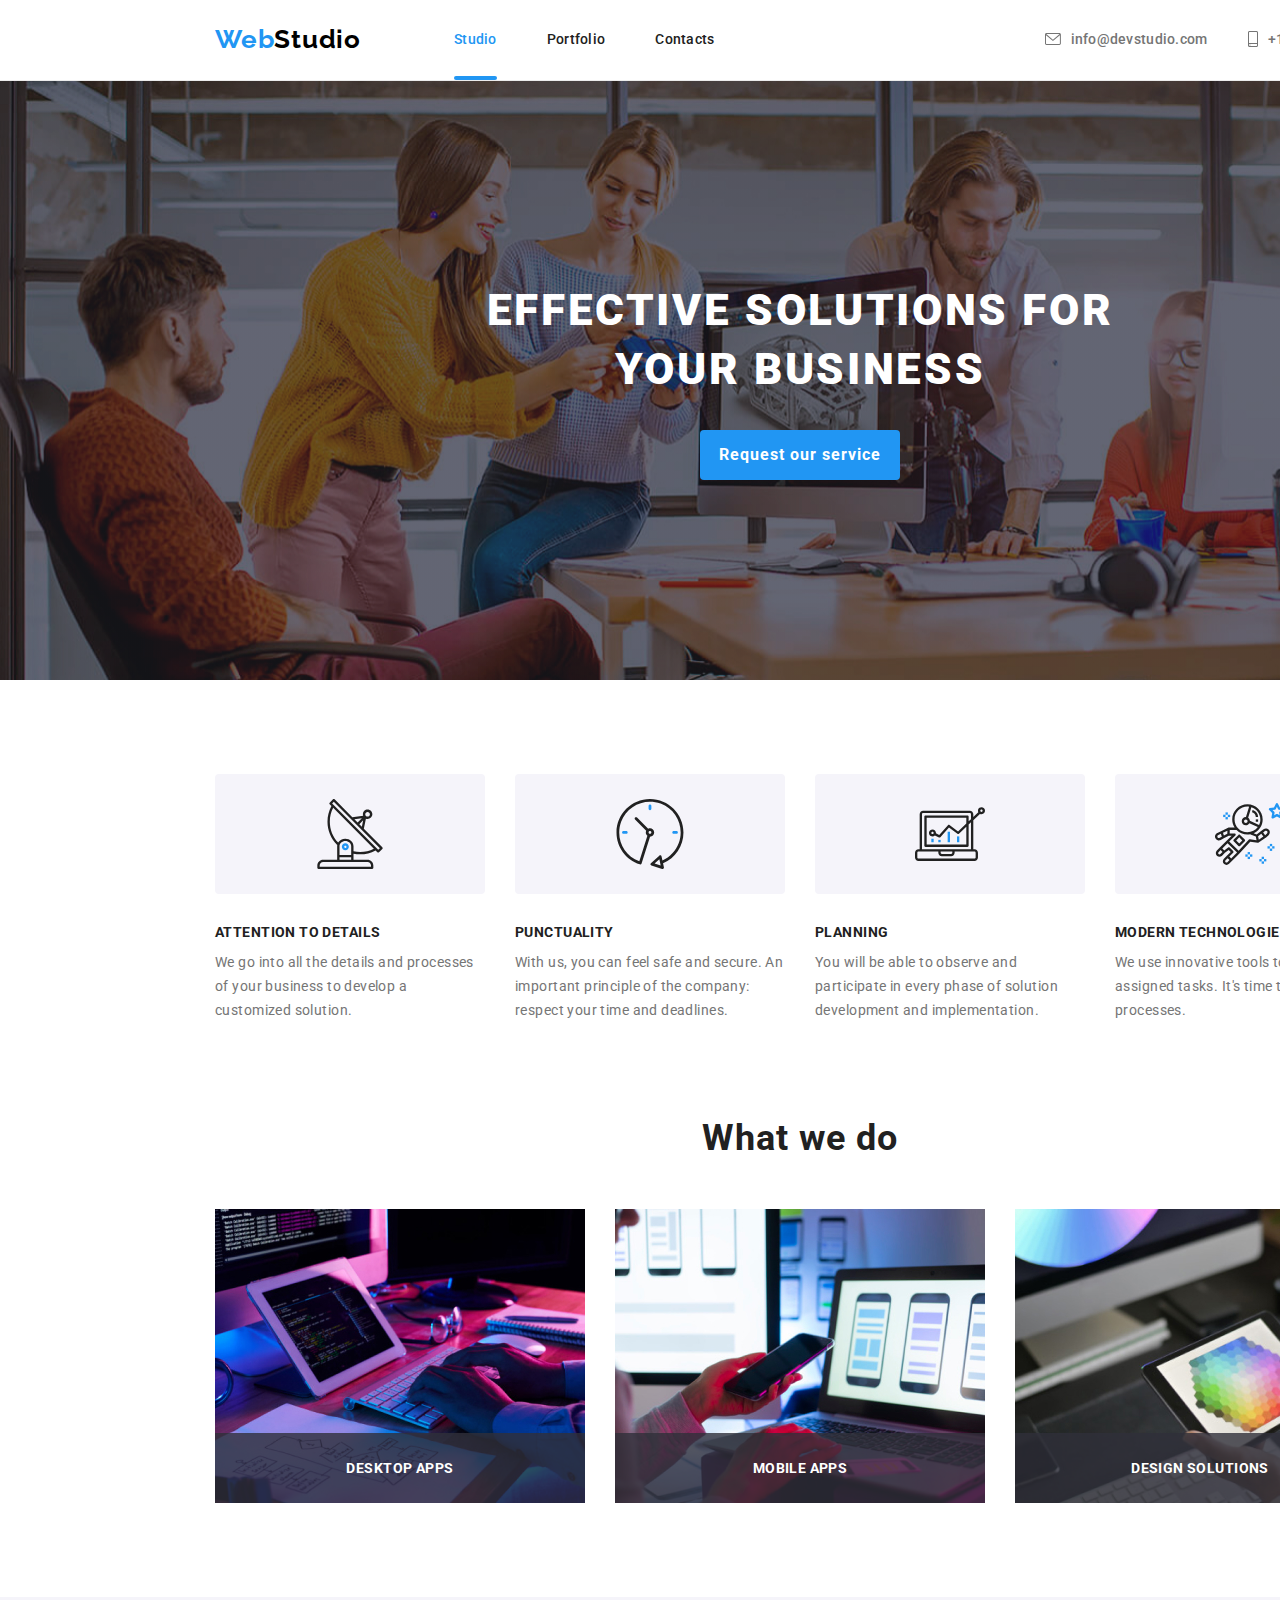
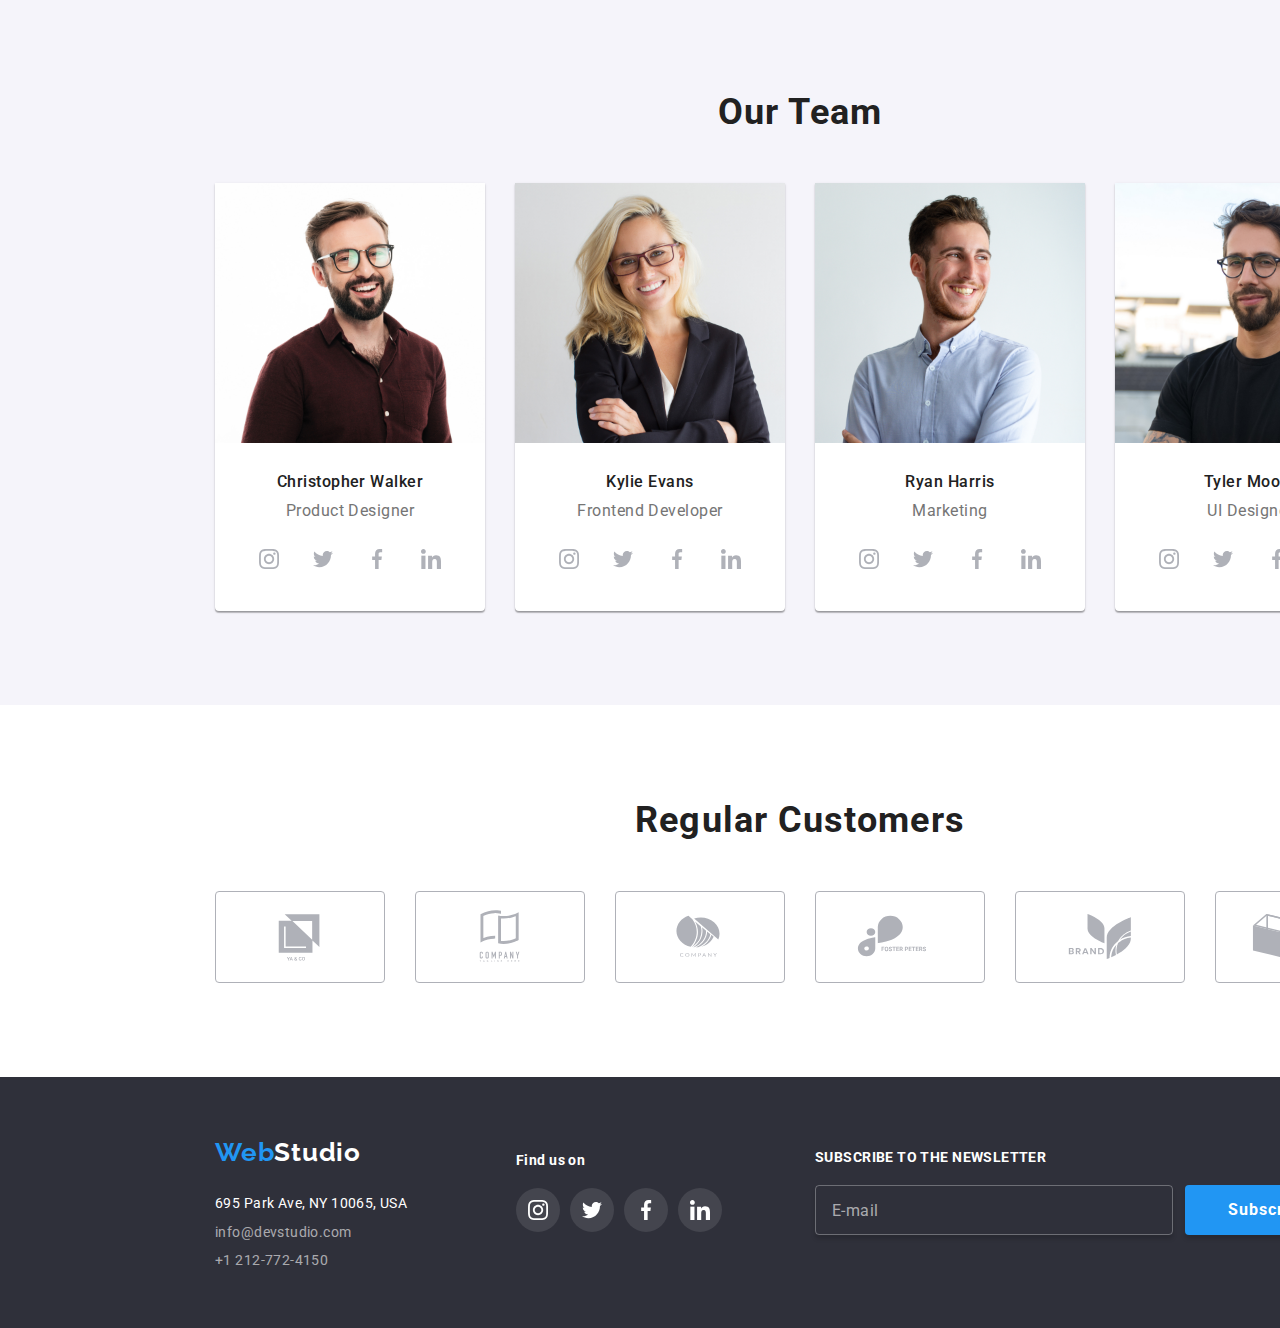
<file: index.html>
<!DOCTYPE html>
<html lang="en">
  <head>
    <meta charset="UTF-8" />
    <meta http-equiv="X-UA-Compatible" content="IE=edge" />
    <meta name="viewport" content="width=device-width, initial-scale=1.0" />
    <title>Web Studio Homework Project</title>
    <link rel="preconnect" href="https://fonts.googleapis.com" />
    <link rel="preconnect" href="https://fonts.gstatic.com" crossorigin />
    <link
      href="https://fonts.googleapis.com/css2?family=Raleway:wght@700&family=Roboto:wght@400;500;700;900&display=swap"
      rel="stylesheet"
    />
    <link rel="stylesheet" href="css/modern-normalize.css" />
    <link rel="stylesheet" href="css/reset.css" />
    <link rel="stylesheet" href="css/styles.css" />
  </head>

  <body>
    <!-- HEADER -->
    <header>
      <div class="container global-header-container">
        <a class="company-logo-header" href="index.html">
          <span>Web</span>Studio
        </a>

        <nav class="website-navigation">
          <ul>
            <li>
              <a class="active navigation-link current-file" href="index.html"
                >Studio
              </a>
            </li>
            <li>
              <a class="active navigation-link" href="portfolio.html"
                >Portfolio
              </a>
            </li>
            <li>
              <a class="active navigation-link" href="contacts.html"
                >Contacts
              </a>
            </li>
          </ul>
        </nav>

        <div class="contacts-list-header">
          <a
            class="active contact-link-header"
            href="mailto:info@devstudio.com"
          >
            <svg class="mail-icon">
              <use href="images/icons/icons.svg#icon-envelope"></use>
            </svg>
            <span class="contact-link-text">info@devstudio.com</span>
          </a>
          <a class="active contact-link-header" href="tel:+1212-772-4150">
            <svg class="phone-icon">
              <use href="images/icons/icons.svg#icon-smartphone"></use>
            </svg>
            <span class="contact-link-text">+1 212-772-4150</span>
          </a>
        </div>
      </div>
    </header>

    <!-- MAIN -->
    <main>
      <!-- Hero-section -->
      <section>
        <div class="container hero-section">
          <h1 class="hero-header">EFFECTIVE SOLUTIONS FOR YOUR BUSINESS</h1>
          <button class="cta-button" type="button" data-modal-open>
            Request our service
          </button>
        </div>
      </section>

      <!-- Company advantages-section -->
      <section class="section">
        <div class="container company-advantages-container">
          <div class="company-advantage-card">
            <div class="advantage-card-icon">
              <svg>
                <use href="images/icons/icons.svg#icon-antenna"></use>
              </svg>
            </div>
            <div class="advantage-card-description">
              <h4>ATTENTION TO DETAILS</h4>
              <p>
                We go into all the details and processes of your business to
                develop a customized solution.
              </p>
            </div>
          </div>

          <div class="company-advantage-card">
            <div class="advantage-card-icon">
              <svg>
                <use href="images/icons/icons.svg#icon-clock"></use>
              </svg>
            </div>
            <div class="advantage-card-description">
              <h4>PUNCTUALITY</h4>
              <p>
                With us, you can feel safe and secure. An important principle of
                the company: respect your time and deadlines.
              </p>
            </div>
          </div>

          <div class="company-advantage-card">
            <div class="advantage-card-icon">
              <svg>
                <use href="images/icons/icons.svg#icon-diagram"></use>
              </svg>
            </div>
            <div class="advantage-card-description">
              <h4>PLANNING</h4>
              <p>
                You will be able to observe and participate in every phase of
                solution development and implementation.
              </p>
            </div>
          </div>

          <div class="company-advantage-card">
            <div class="advantage-card-icon">
              <svg>
                <use href="images/icons/icons.svg#icon-astronaut"></use>
              </svg>
            </div>
            <div class="advantage-card-description">
              <h4>MODERN TECHNOLOGIES</h4>
              <p>
                We use innovative tools to solve assigned tasks. It's time to
                simplify work processes.
              </p>
            </div>
          </div>
        </div>
      </section>

      <!-- Company servicies-section -->
      <section class="section company-servicies-section">
        <div class="container company-servicies-container">
          <h2 class="section-heading">What we do</h2>
          <ul>
            <li>
              <img
                src="images/company-services/typing_code.jpg"
                alt="typing code on keyboard"
                width="370"
              />
              <div class="overlay-text">
                <h4>desktop apps</h4>
              </div>
            </li>
            <li>
              <img
                src="images/company-services/mobile_development.jpg"
                alt="mobile development"
                width="370"
              />
              <div class="overlay-text">
                <h4>mobile apps</h4>
              </div>
            </li>
            <li>
              <img
                src="images/company-services/color_palette.jpg"
                alt="choosing a color from a palette"
                width="370"
              />
              <div class="overlay-text">
                <h4>design solutions</h4>
              </div>
            </li>
          </ul>
        </div>
      </section>

      <!-- Company team-section -->
      <section>
        <div class="container company-team-container">
          <h2 class="section-heading">Our Team</h2>
          <ul>
            <li>
              <div class="company-employee-card">
                <img
                  src="images/company-employees/christopher_walker.jpg"
                  alt="Christopher Walker"
                  width="270"
                />
                <h4 class="employee-name">Christopher Walker</h4>
                <p class="employee-position">Product Designer</p>
                <div class="employee-social-links-container">
                  <a
                    class="employee-social-link-icon"
                    href="https://www.instagram.com/"
                    target="_blank"
                  >
                    <svg>
                      <use href="images/icons/icons.svg#icon-instagram"></use>
                    </svg>
                  </a>
                  <a
                    class="employee-social-link-icon"
                    href="https://twitter.com/"
                    target="_blank"
                  >
                    <svg>
                      <use href="images/icons/icons.svg#icon-twitter"></use>
                    </svg>
                  </a>
                  <a
                    class="employee-social-link-icon"
                    href="https://www.facebook.com/"
                    target="_blank"
                  >
                    <svg>
                      <use href="images/icons/icons.svg#icon-facebook"></use>
                    </svg>
                  </a>
                  <a
                    class="employee-social-link-icon"
                    href="https://www.linkedin.com/"
                    target="_blank"
                  >
                    <svg>
                      <use href="images/icons/icons.svg#icon-linkedin"></use>
                    </svg>
                  </a>
                </div>
              </div>
            </li>

            <li>
              <div class="company-employee-card">
                <img
                  src="images/company-employees/kylie_evans.jpg"
                  alt="Kylie Evans"
                  width="270"
                />
                <h4 class="employee-name">Kylie Evans</h4>
                <p class="employee-position">Frontend Developer</p>
                <div class="employee-social-links-container">
                  <a
                    class="employee-social-link-icon"
                    href="https://www.instagram.com/"
                    target="_blank"
                  >
                    <svg>
                      <use href="images/icons/icons.svg#icon-instagram"></use>
                    </svg>
                  </a>
                  <a
                    class="employee-social-link-icon"
                    href="https://twitter.com/"
                    target="_blank"
                  >
                    <svg>
                      <use href="images/icons/icons.svg#icon-twitter"></use>
                    </svg>
                  </a>
                  <a
                    class="employee-social-link-icon"
                    href="https://www.facebook.com/"
                    target="_blank"
                  >
                    <svg>
                      <use href="images/icons/icons.svg#icon-facebook"></use>
                    </svg>
                  </a>
                  <a
                    class="employee-social-link-icon"
                    href="https://www.linkedin.com/"
                    target="_blank"
                  >
                    <svg>
                      <use href="images/icons/icons.svg#icon-linkedin"></use>
                    </svg>
                  </a>
                </div>
              </div>
            </li>

            <li>
              <div class="company-employee-card">
                <img
                  src="images/company-employees/ryan_harris.jpg"
                  alt="Ryan Harris"
                  width="270"
                />
                <h4 class="employee-name">Ryan Harris</h4>
                <p class="employee-position">Marketing</p>
                <div class="employee-social-links-container">
                  <a
                    class="employee-social-link-icon"
                    href="https://www.instagram.com/"
                    target="_blank"
                  >
                    <svg>
                      <use href="images/icons/icons.svg#icon-instagram"></use>
                    </svg>
                  </a>
                  <a
                    class="employee-social-link-icon"
                    href="https://twitter.com/"
                    target="_blank"
                  >
                    <svg>
                      <use href="images/icons/icons.svg#icon-twitter"></use>
                    </svg>
                  </a>
                  <a
                    class="employee-social-link-icon"
                    href="https://www.facebook.com/"
                    target="_blank"
                  >
                    <svg>
                      <use href="images/icons/icons.svg#icon-facebook"></use>
                    </svg>
                  </a>
                  <a
                    class="employee-social-link-icon"
                    href="https://www.linkedin.com/"
                    target="_blank"
                  >
                    <svg>
                      <use href="images/icons/icons.svg#icon-linkedin"></use>
                    </svg>
                  </a>
                </div>
              </div>
            </li>

            <li>
              <div class="company-employee-card">
                <img
                  src="images/company-employees/tyler_moore.jpg"
                  alt="Tyler Moore"
                  width="270"
                />
                <h4 class="employee-name">Tyler Moore</h4>
                <p class="employee-position">UI Designer</p>
                <div class="employee-social-links-container">
                  <a
                    class="employee-social-link-icon"
                    href="https://www.instagram.com/"
                    target="_blank"
                  >
                    <svg>
                      <use href="images/icons/icons.svg#icon-instagram"></use>
                    </svg>
                  </a>
                  <a
                    class="employee-social-link-icon"
                    href="https://twitter.com/"
                    target="_blank"
                  >
                    <svg>
                      <use href="images/icons/icons.svg#icon-twitter"></use>
                    </svg>
                  </a>
                  <a
                    class="employee-social-link-icon"
                    href="https://www.facebook.com/"
                    target="_blank"
                  >
                    <svg>
                      <use href="images/icons/icons.svg#icon-facebook"></use>
                    </svg>
                  </a>
                  <a
                    class="employee-social-link-icon"
                    href="https://www.linkedin.com/"
                    target="_blank"
                  >
                    <svg>
                      <use href="images/icons/icons.svg#icon-linkedin"></use>
                    </svg>
                  </a>
                </div>
              </div>
            </li>
          </ul>
        </div>
      </section>

      <!-- Company customers-section -->
      <section class="section">
        <div class="container">
          <h2 class="section-heading">Regular Customers</h2>
          <div class="customers-list">
            <a
              class="customer-card"
              href="https://goit.global/ro/"
              target="_blank"
            >
              <svg>
                <use href="images/icons/icons.svg#icon-logo_company_1"></use>
              </svg>
            </a>
            <a
              class="customer-card"
              href="https://goit.global/ro/"
              target="_blank"
            >
              <svg>
                <use href="images/icons/icons.svg#icon-logo_company_2"></use>
              </svg>
            </a>
            <a
              class="customer-card"
              href="https://goit.global/ro/"
              target="_blank"
            >
              <svg>
                <use href="images/icons/icons.svg#icon-logo_company_3"></use>
              </svg>
            </a>
            <a
              class="customer-card"
              href="https://goit.global/ro/"
              target="_blank"
            >
              <svg>
                <use href="images/icons/icons.svg#icon-logo_company_4"></use>
              </svg>
            </a>
            <a
              class="customer-card"
              href="https://goit.global/ro/"
              target="_blank"
            >
              <svg>
                <use href="images/icons/icons.svg#icon-logo_company_5"></use>
              </svg>
            </a>
            <a
              class="customer-card"
              href="https://goit.global/ro/"
              target="_blank"
            >
              <svg>
                <use href="images/icons/icons.svg#icon-logo_company_6"></use>
              </svg>
            </a>
          </div>
        </div>
      </section>
    </main>

    <!-- FOOTER -->
    <footer>
      <div class="container global-footer">
        <div class="footer-logo-and-address-container">
          <a class="footer-company-logo" href="index.html">
            <span>Web</span>Studio
          </a>
          <address class="company-address">
            <ul>
              <li>
                <a
                  class="active location-link-footer"
                  href="https://goo.gl/maps/exF3Ppo8LG7MDVbv6"
                  rel="noopener noreferrer nofollow"
                  target="_blank"
                  >695 Park Ave, NY 10065, USA
                </a>
              </li>
              <li>
                <a
                  class="active contact-link-footer"
                  href="mailto:info@devstudio.com"
                  >info@devstudio.com
                </a>
              </li>
              <li>
                <a class="active contact-link-footer" href="tel:+1212-772-4150"
                  >+1 212-772-4150
                </a>
              </li>
            </ul>
          </address>
        </div>

        <div class="footer-social-links-container">
          <h4>Find us on</h4>
          <div class="footer-social-links-icons">
            <a
              class="link-icon"
              href="https://www.instagram.com/"
              target="_blank"
            >
              <svg>
                <use href="images/icons/icons.svg#icon-instagram"></use>
              </svg>
            </a>
            <a class="link-icon" href="https://twitter.com/" target="_blank">
              <svg>
                <use href="images/icons/icons.svg#icon-twitter"></use>
              </svg>
            </a>
            <a
              class="link-icon"
              href="https://www.facebook.com/"
              target="_blank"
            >
              <svg>
                <use href="images/icons/icons.svg#icon-facebook"></use>
              </svg>
            </a>
            <a
              class="link-icon"
              href="https://www.linkedin.com/"
              target="_blank"
            >
              <svg>
                <use href="images/icons/icons.svg#icon-linkedin"></use>
              </svg>
            </a>
          </div>
        </div>

        <form class="footer-subscribe-form">
          <h4 class="subscribe-form-caption">Subscribe to the newsletter</h4>
          <div class="subscribe-form-fieldset">
            <label>
              <input
                class="subscribe-form-input"
                type="email"
                name="email"
                placeholder="E-mail"
                required
              />
            </label>
            <button class="submit-button" type="submit">
              Subscribe
              <svg class="submit-icon">
                <use href="images/icons/icons.svg#icon-send_input_footer"></use>
              </svg>
            </button>
          </div>
        </form>
      </div>
    </footer>

    <!-- MODAL -->
    <div class="modal is-hidden" data-modal>
      <div class="modal-content">
        <button class="close-button" type="button" data-modal-close>
          <svg>
            <use href="images/icons/icons.svg#icon-close_button"></use>
          </svg>
        </button>

        <form class="form">
          <h2 class="form-heading">
            Leave your information and we'll call you back
          </h2>
          <div class="form-group">
            <label class="label-text" for="name">Name</label>
            <div class="input-box-text-and-icon">
              <input
                class="input-text"
                type="text"
                name="name"
                id="name"
                required
              />
              <svg class="input-icon">
                <use href="./images/icons/icons.svg#icon-name_input"></use>
              </svg>
            </div>
          </div>

          <div class="form-group">
            <label class="label-text" for="telephone">Telephone</label>
            <div class="input-box-text-and-icon">
              <input
                class="input-text"
                type="tel"
                name="phone-number"
                id="telephone"
                required
              />
              <svg class="input-icon">
                <use href="./images/icons/icons.svg#icon-phone_input"></use>
              </svg>
            </div>
          </div>

          <div class="form-group">
            <label class="label-text" for="email">E-mail</label>
            <div class="input-box-text-and-icon">
              <input
                class="input-text"
                type="email"
                name="email"
                id="email"
                required
              />
              <svg class="input-icon">
                <use href="./images/icons/icons.svg#icon-email_input"></use>
              </svg>
            </div>
          </div>

          <div class="form-group">
            <label class="label-text" for="comments">Comments</label>
            <textarea
              class="textarea-text"
              rows="6"
              name="comments"
              id="comments"
              placeholder="Enter the text"
            ></textarea>
          </div>

          <div class="form-group-checkbox">
            <label class="checkbox-label">
              <input
                class="checkbox-input"
                type="checkbox"
                name="terms and conditions"
                required
              />
              <svg class="checkbox-icon">
                <use href="images/icons/icons.svg#icon-checkbox"></use>
              </svg>
              <svg class="checkbox-checked-icon">
                <use href="images/icons/icons.svg#icon-checkbox-checked"></use>
              </svg>
              <p class="checkbox-label-text">
                I agree with the letter and accept the
                <span>
                  <a href="https://goit.global/ro/" target="_blank"
                    >Terms and Conditions
                  </a>
                </span>
              </p>
            </label>
          </div>

          <button class="send-button" type="submit">Send</button>
        </form>
      </div>
    </div>

    <script src="./js/modal.js"></script>
  </body>
</html>
</file>
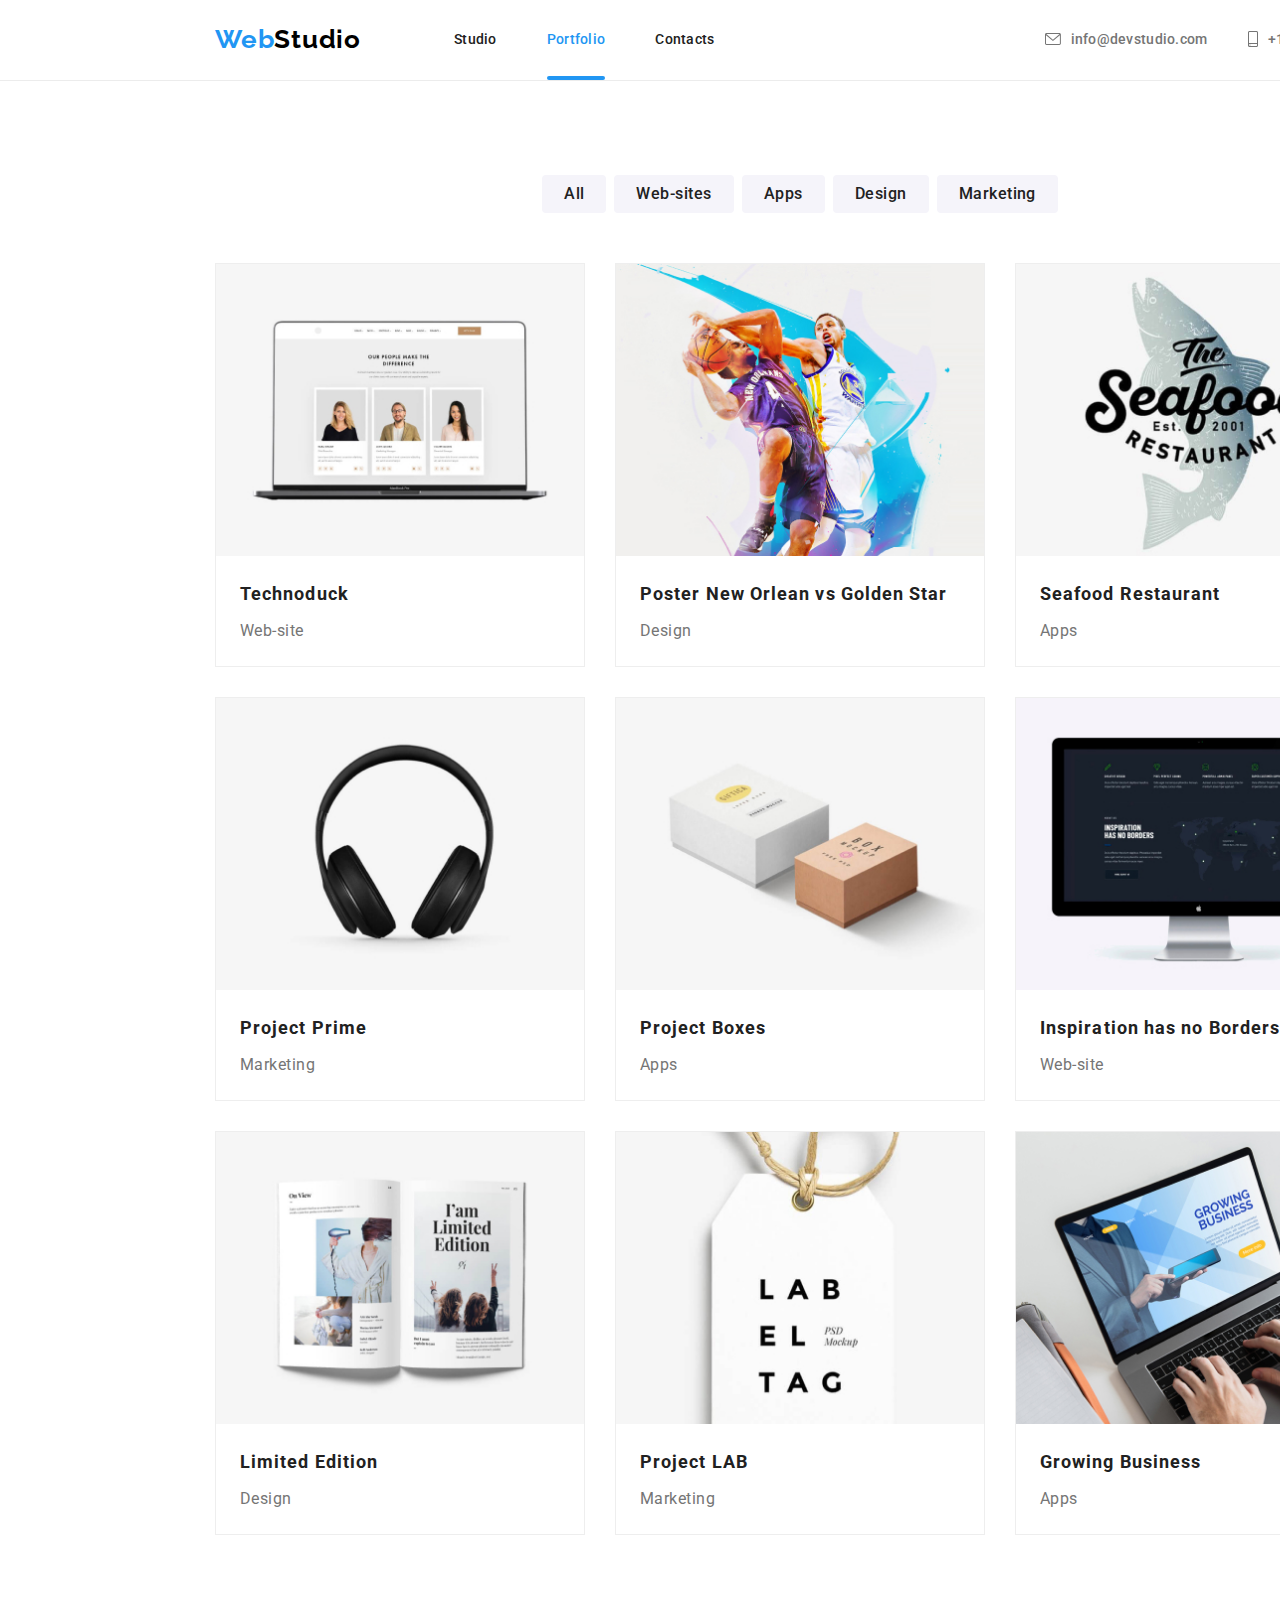
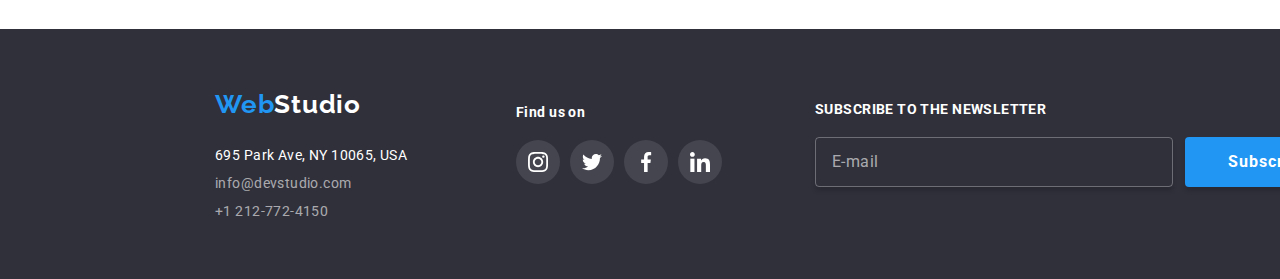
<file: portfolio.html>
<!DOCTYPE html>
<html lang="en">
  <head>
    <meta charset="UTF-8" />
    <meta http-equiv="X-UA-Compatible" content="IE=edge" />
    <meta name="viewport" content="width=device-width, initial-scale=1.0" />
    <title>Portfolio</title>

    <link rel="preconnect" href="https://fonts.googleapis.com" />
    <link rel="preconnect" href="https://fonts.gstatic.com" crossorigin />
    <link
      href="https://fonts.googleapis.com/css2?family=Raleway:wght@700&family=Roboto:wght@400;500;700;900&display=swap"
      rel="stylesheet"
    />

    <link rel="stylesheet" href="css/modern-normalize.css" />
    <link rel="stylesheet" href="css/reset.css" />
    <link rel="stylesheet" href="css/styles.css" />
  </head>

  <body>
    <!-- HEADER -->
    <header>
      <div class="container global-header-container">
        <a class="company-logo-header" href="index.html">
          <span>Web</span>Studio
        </a>

        <nav class="website-navigation">
          <ul>
            <li>
              <a class="active navigation-link" href="index.html">Studio</a>
            </li>
            <li>
              <a
                class="active navigation-link current-file"
                href="portfolio.html"
                >Portfolio
              </a>
            </li>
            <li>
              <a class="active navigation-link" href="contacts.html"
                >Contacts
              </a>
            </li>
          </ul>
        </nav>

        <div class="contacts-list-header">
          <a
            class="active contact-link-header"
            href="mailto:info@devstudio.com"
          >
            <svg class="mail-icon">
              <use href="images/icons/icons.svg#icon-envelope"></use>
            </svg>
            <span class="contact-link-text">info@devstudio.com</span>
          </a>
          <a class="active contact-link-header" href="tel:+1212-772-4150">
            <svg class="phone-icon">
              <use href="images/icons/icons.svg#icon-smartphone"></use>
            </svg>
            <span class="contact-link-text">+1 212-772-4150</span>
          </a>
        </div>
      </div>
    </header>

    <!-- MAIN -->
    <main>
      <!-- Portfolio-section -->
      <section class="section">
        <div class="container portfolio-section-container">
          <div class="portfolio-filters">
            <ul>
              <li>
                <button class="filter-button" type="button">All</button>
              </li>
              <li>
                <button class="filter-button" type="button">Web-sites</button>
              </li>
              <li>
                <button class="filter-button" type="button">Apps</button>
              </li>
              <li>
                <button class="filter-button" type="button">Design</button>
              </li>
              <li>
                <button class="filter-button" type="button">Marketing</button>
              </li>
            </ul>
          </div>

          <div class="portfolio-projects">
            <ul>
              <li>
                <div class="portfolio-project-card">
                  <div class="img-and-overlay-box">
                    <img
                      src="images/porfolio-projects/technoduck.jpg"
                      alt="Technoduck is a web-site"
                      width="370"
                    />
                    <div class="project-overlay">
                      <p>
                        Technoduck is a state-of-the-art coronavirus
                        distribution platform. Companies use this platform for
                        digital espionage and attacks on competitors' secure
                        servers.
                      </p>
                    </div>
                  </div>
                  <h4 class="portfolio-project-title">Technoduck</h4>
                  <p class="portfolio-project-description">Web-site</p>
                </div>
              </li>

              <li>
                <div class="portfolio-project-card">
                  <img
                    src="images/porfolio-projects/poster_new_orlean_vs_golden_star.jpg"
                    alt="Poster New Orlean vs Golden Star"
                    width="370"
                  />
                  <h4 class="portfolio-project-title">
                    Poster New Orlean vs Golden Star
                  </h4>
                  <p class="portfolio-project-description">Design</p>
                </div>
              </li>

              <li>
                <div class="portfolio-project-card">
                  <img
                    src="images/porfolio-projects/seafood_restaurant.jpg"
                    alt="Seafood Restaurant is an app"
                    width="370"
                  />
                  <h4 class="portfolio-project-title">Seafood Restaurant</h4>
                  <p class="portfolio-project-description">Apps</p>
                </div>
              </li>

              <li>
                <div class="portfolio-project-card">
                  <img
                    src="images/porfolio-projects/project_prime.jpg"
                    alt="Project Prime is a marketing service provided"
                    width="370"
                  />
                  <h4 class="portfolio-project-title">Project Prime</h4>
                  <p class="portfolio-project-description">Marketing</p>
                </div>
              </li>

              <li>
                <div class="portfolio-project-card">
                  <img
                    src="images/porfolio-projects/project_boxes.jpg"
                    alt="Project Boxes is an ap"
                    width="370"
                  />
                  <h4 class="portfolio-project-title">Project Boxes</h4>
                  <p class="portfolio-project-description">Apps</p>
                </div>
              </li>

              <li>
                <div class="portfolio-project-card">
                  <img
                    src="images/porfolio-projects/inspiration_has_no_borders.jpg"
                    alt="Inspiration has no Borders is a web-site"
                    width="370"
                  />
                  <h4 class="portfolio-project-title">
                    Inspiration has no Borders
                  </h4>
                  <p class="portfolio-project-description">Web-site</p>
                </div>
              </li>

              <li>
                <div class="portfolio-project-card">
                  <img
                    src="images/porfolio-projects/limited_edition.jpg"
                    alt="Limited Edition is a design"
                    width="370"
                  />
                  <h4 class="portfolio-project-title">Limited Edition</h4>
                  <p class="portfolio-project-description">Design</p>
                </div>
              </li>

              <li>
                <div class="portfolio-project-card">
                  <img
                    src="images/porfolio-projects/project_lab.jpg"
                    alt="Project LAB is a marketing service provided"
                    width="370"
                  />
                  <h4 class="portfolio-project-title">Project LAB</h4>
                  <p class="portfolio-project-description">Marketing</p>
                </div>
              </li>

              <li>
                <div class="portfolio-project-card">
                  <img
                    src="images/porfolio-projects/growing_business.jpg"
                    alt="Growing Business is an app"
                    width="370"
                  />
                  <h4 class="portfolio-project-title">Growing Business</h4>
                  <p class="portfolio-project-description">Apps</p>
                </div>
              </li>
            </ul>
          </div>
        </div>
      </section>
    </main>

    <!-- FOOTER -->
    <footer>
      <div class="container global-footer">
        <div class="footer-logo-and-address-container">
          <a class="footer-company-logo" href="index.html">
            <span>Web</span>Studio
          </a>
          <address class="company-address">
            <ul>
              <li>
                <a
                  class="active location-link-footer"
                  href="https://goo.gl/maps/exF3Ppo8LG7MDVbv6"
                  rel="noopener noreferrer nofollow"
                  target="_blank"
                  >695 Park Ave, NY 10065, USA
                </a>
              </li>
              <li>
                <a
                  class="active contact-link-footer"
                  href="mailto:info@devstudio.com"
                  >info@devstudio.com
                </a>
              </li>
              <li>
                <a class="active contact-link-footer" href="tel:+1212-772-4150"
                  >+1 212-772-4150
                </a>
              </li>
            </ul>
          </address>
        </div>

        <div class="footer-social-links-container">
          <h4>Find us on</h4>
          <div class="footer-social-links-icons">
            <a
              class="link-icon"
              href="https://www.instagram.com/"
              target="_blank"
            >
              <svg>
                <use href="images/icons/icons.svg#icon-instagram"></use>
              </svg>
            </a>
            <a class="link-icon" href="https://twitter.com/" target="_blank">
              <svg>
                <use href="images/icons/icons.svg#icon-twitter"></use>
              </svg>
            </a>
            <a
              class="link-icon"
              href="https://www.facebook.com/"
              target="_blank"
            >
              <svg>
                <use href="images/icons/icons.svg#icon-facebook"></use>
              </svg>
            </a>
            <a
              class="link-icon"
              href="https://www.linkedin.com/"
              target="_blank"
            >
              <svg>
                <use href="images/icons/icons.svg#icon-linkedin"></use>
              </svg>
            </a>
          </div>
        </div>

        <form class="footer-subscribe-form">
          <h4 class="subscribe-form-caption">Subscribe to the newsletter</h4>
          <div class="subscribe-form-fieldset">
            <label>
              <input
                class="subscribe-form-input"
                type="email"
                name="email"
                placeholder="E-mail"
                required
              />
            </label>
            <button class="submit-button" type="submit">
              Subscribe
              <svg class="submit-icon">
                <use href="images/icons/icons.svg#icon-send_input_footer"></use>
              </svg>
            </button>
          </div>
        </form>
      </div>
    </footer>
  </body>
</html>
</file>
<file: css/styles.css>
:root {
  --main-font-family: "Roboto", sans-serif;
  --main-color: #212121;
  --second-color: #757575;
  --active-color: #2196f3;
  --transition: 250ms cubic-bezier(0.4, 0, 0.2, 1);
}

* {
  margin: 0;
  padding: 0;
  box-sizing: border-box;
  line-height: 0;
}

body {
  font-family: var(--main-font-family);
  color: var(--main-color);
}

ul {
  list-style-type: none;
}

.section {
  padding-top: 94px;
  padding-bottom: 94px;
}

.container {
  width: 1600px;
  margin: 0 auto;
  padding-left: 215px;
  padding-right: 215px;
}

.active {
  transition: color var(--transition);
}

.active:focus,
.active:hover {
  color: var(--active-color);
}

/* HEADER */

.global-header-container {
  display: flex;
  align-items: center;
  padding-top: 24px;
  padding-bottom: 25px;
  border-bottom: 1px solid #ececec;
}

.global-header-container .company-logo-header {
  font-family: Raleway, sans-serif;
  font-weight: 700;
  font-size: 26px;
  line-height: 1.174;
  letter-spacing: 0.78px;
  text-decoration: none;
  color: #000000;
  margin-right: 93px;
}

.global-header-container .company-logo-header span {
  color: #2196f3;
}

.global-header-container .website-navigation {
  margin-right: 330px;
}

.global-header-container .website-navigation ul {
  display: flex;
  gap: 50px;
}

.navigation-link {
  font-weight: 500;
  font-size: 14px;
  line-height: 1.172;
  letter-spacing: 0.28px;
  color: var(--main-color);
  text-decoration: none;
}

.current-file {
  color: var(--active-color);
  display: flex;
  position: relative;
}

.current-file::after {
  content: "";
  width: 100%;
  height: 4px;
  border-radius: 2px;
  background-color: currentColor;
  position: absolute;
  bottom: -33px;
}

.global-header-container .contacts-list-header {
  display: flex;
  gap: 40px;
}

.contact-link-header {
  text-decoration: none;
  color: var(--second-color);
  display: flex;
  gap: 10px;
  align-items: center;
}

.contact-link-header .mail-icon {
  width: 16px;
  height: 12px;
}

.contact-link-header .phone-icon {
  width: 10px;
  height: 16px;
}

.contact-link-header .contact-link-text {
  font-weight: 500;
  font-size: 14px;
  line-height: 1.172;
  letter-spacing: 0.28px;
}

/* MAIN: */

/* Hero-section */
.hero-section {
  background: linear-gradient(#2f303a66, #2f303a66),
    url("../images/backgrounds/hero-section-bg.jpg");
  padding: 200px 452px;
  text-align: center;
}

.hero-section .hero-header {
  text-transform: uppercase;
  color: #ffffff;
  font-weight: 900;
  font-size: 44px;
  line-height: 1.363;
  letter-spacing: 2.64px;
  text-align: center;
  width: 696px;
  margin-bottom: 30px;
}

.hero-section .cta-button {
  background-color: #2196f3;
  color: #ffffff;
  font-family: var(--main-font-family);
  font-weight: 700;
  font-size: 16px;
  line-height: 1.875;
  letter-spacing: 0.96px;
  width: 200px;
  padding: 10px 19px;
  border-radius: 4px;
  border: none;
  cursor: pointer;
  transition: opacity var(--transition);
}

.hero-section .cta-button:hover,
.hero-section .cta-button:focus {
  opacity: 0.8;
}

.hero-section .cta-button:active {
  opacity: 0.5;
}

/* Company-advantages-container */
.company-advantages-container {
  display: flex;
  gap: 30px;
}

.company-advantage-card {
  width: 270px;
}

.advantage-card-icon {
  background-color: #f5f4fa;
  width: 270px;
  height: 120px;
  border-radius: 4px;
  display: flex;
  justify-content: center;
  align-items: center;
}

.advantage-card-icon svg {
  width: 70px;
  height: 70px;
}

.advantage-card-description {
  width: 270px;
  margin-top: 30px;
}

.advantage-card-description h4 {
  text-transform: uppercase;
  font-size: 14px;
  line-height: 1.172;
  letter-spacing: 0.42px;
  margin-bottom: 10px;
}

.advantage-card-description p {
  font-size: 14px;
  line-height: 1.714;
  letter-spacing: 0.42px;
  color: var(--second-color);
}

/* Company-servicies-section */
.company-servicies-section {
  padding-top: 0;
}

.company-servicies-container ul {
  display: flex;
  gap: 30px;
}

.company-servicies-container ul li {
  position: relative;
}

.overlay-text {
  width: 100%;
  height: 70px;
  background-color: #2f303acc;
  display: flex;
  justify-content: center;
  align-items: center;
  position: absolute;
  bottom: 0;
}

.overlay-text h4 {
  font-size: 14px;
  line-height: 1.172;
  letter-spacing: 0.42px;
  color: #ffffff;
  text-transform: uppercase;
}

/* Company-team-section */
.company-team-container {
  padding-top: 94px;
  padding-bottom: 94px;
  background-color: #f5f4fa;
}

.company-team-container ul {
  display: flex;
  gap: 30px;
}

.company-employee-card {
  background-color: #ffffff;
  padding-bottom: 30px;
  border-radius: 0px 0px 4px 4px;
  box-shadow: 0px 2px 1px 0px rgba(0, 0, 0, 0.2),
    0px 1px 1px 0px rgba(0, 0, 0, 0.14), 0px 1px 3px 0px rgba(0, 0, 0, 0.12);
}

.company-employee-card .employee-name {
  font-weight: 500;
  line-height: 1.172;
  letter-spacing: 0.48px;
  margin-top: 30px;
  margin-bottom: 10px;
  text-align: center;
}

.company-employee-card .employee-position {
  color: var(--second-color);
  line-height: 1.172;
  letter-spacing: 0.48px;
  text-align: center;
}

.employee-social-links-container {
  display: flex;
  justify-content: center;
  gap: 10px;
  margin-top: 16px;
}

.employee-social-link-icon {
  width: 44px;
  height: 44px;
  border-radius: 50%;
  background-color: #ffffff;
  color: #afb1b8;
  display: flex;
  justify-content: center;
  align-items: center;
  transition: color var(--transition), background-color var(--transition);
}

.employee-social-link-icon:hover,
.employee-social-link-icon:focus {
  color: #ffffff;
  background-color: var(--active-color);
}

.employee-social-link-icon svg {
  width: 20px;
  height: 20px;
}

/* Company-customers-section */
.section-heading {
  font-size: 36px;
  line-height: 1.172;
  letter-spacing: 1.08px;
  margin-bottom: 50px;
  text-align: center;
}

.customers-list {
  display: flex;
  gap: 30px;
}

.customers-list .customer-card {
  color: #afb1b8;
  width: 170px;
  height: 92px;
  border-radius: 4px;
  border: 1px solid currentColor;
  display: flex;
  justify-content: center;
  align-items: center;
  transition: color var(--transition);
}

.customers-list .customer-card:hover,
.customers-list .customer-card:focus {
  color: var(--active-color);
}

.customers-list .customer-card svg {
  width: 106px;
  height: 60px;
}

/* MAIN - PORTFOLIO: Portfolio-section (1)+(2)  */

/* (1) portfolio-filters (1) */
.portfolio-section-container {
  display: flex;
  flex-direction: column;
  align-items: center;
  gap: 50px;
}

.portfolio-section-container .portfolio-filters ul {
  display: flex;
  gap: 8px;
}

.filter-button {
  background-color: #f5f4fa;
  color: var(--main-color);
  font-family: var(--main-font-family);
  font-weight: 500;
  font-size: 16px;
  line-height: 1.625;
  letter-spacing: 0.48px;
  border: none;
  cursor: pointer;
  border-radius: 4px;
  padding: 6px 22px;
  transition: color var(--transition), background-color var(--transition),
    box-shadow var(--transition);
}

.filter-button:hover,
.filter-button:focus {
  color: #ffffff;
  background-color: #2196f3;
  box-shadow: 0px 2px 2px 0px #0000001f, 0px 1px 2px 0px #00000014,
    0px 3px 1px 0px #0000001a;
}

/* (2) portfolio-projects (2) */
.portfolio-section-container .portfolio-projects ul {
  display: flex;
  flex-wrap: wrap;
  gap: 30px;
}

.portfolio-project-card {
  width: 370px;
  height: 404px;
  padding-bottom: 20px;
  border: 1px solid #eeeeee;
  transition: box-shadow var(--transition);
}

.portfolio-project-card:hover {
  box-shadow: 1px 4px 6px 0px #00000029, 0px 4px 4px 0px #0000000f,
    0px 1px 1px 0px #0000001f;
}

.portfolio-project-card .img-and-overlay-box {
  position: relative;
  overflow: hidden;
}

.portfolio-project-card .img-and-overlay-box .project-overlay {
  background-color: #2196f3e5;
  padding: 63px 24px 91px 24px;
  position: absolute;
  top: 0;
  left: 0;
  width: 100%;
  height: 100%;
  transform: translatey(100%);
  transition: transform var(--transition);
}

.portfolio-project-card:hover .img-and-overlay-box .project-overlay {
  transform: translatey(0);
}

.portfolio-project-card .img-and-overlay-box .project-overlay p {
  font-size: 18px;
  line-height: 1.555;
  letter-spacing: 0.54px;
  color: #ffffff;
}

.portfolio-project-card .portfolio-project-title {
  font-size: 18px;
  line-height: 2;
  letter-spacing: 1.08px;
  margin-top: 20px;
  margin-bottom: 4px;
  margin-left: 24px;
}

.portfolio-project-card .portfolio-project-description {
  line-height: 1.875;
  letter-spacing: 0.48px;
  color: var(--second-color);
  margin-left: 24px;
}

/* FOOTER */
.global-footer {
  background-color: #2f303a;
  padding-bottom: 60px;
  display: flex;
}

.footer-logo-and-address-container {
  margin-top: 60px;
  margin-right: 70px;
}

.footer-logo-and-address-container .footer-company-logo {
  font-family: Raleway, sans-serif;
  font-weight: 700;
  font-size: 26px;
  line-height: 1.174;
  text-decoration: none;
  color: #ffffff;
  letter-spacing: 0.78px;
}

.footer-logo-and-address-container .footer-company-logo span {
  color: #2196f3;
}

.footer-logo-and-address-container .company-address {
  margin-top: 28px;
  width: 231px;
}

.company-address ul li:not(:last-child) {
  margin-bottom: 12px;
}

.company-address ul li .location-link-footer,
.company-address ul li .contact-link-footer {
  font-weight: 400;
  font-size: 14px;
  text-decoration: none;
  font-style: normal;
  letter-spacing: 0.42px;
}

.location-link-footer {
  line-height: 1.172;
  color: #ffffff;
}

.contact-link-footer {
  line-height: 1.143;
  color: #ffffff99;
}

.footer-social-links-container {
  width: 206px;
  height: 80px;
  margin-top: 75px;
  margin-right: 93px;
}

.footer-social-links-container h4 {
  font-size: 14px;
  line-height: 1.172;
  letter-spacing: 0.42px;
  color: #ffffff;
  margin-bottom: 20px;
}

.footer-social-links-container .footer-social-links-icons {
  display: flex;
  gap: 10px;
}

.footer-social-links-icons .link-icon {
  width: 44px;
  height: 44px;
  border-radius: 50%;
  background-color: #ffffff1a;
  color: #ffffff;
  display: flex;
  justify-content: center;
  align-items: center;
  transition: background-color var(--transition);
}

.footer-social-links-icons .link-icon:hover,
.footer-social-links-icons .link-icon:focus {
  background-color: var(--active-color);
}

.footer-social-links-icons .link-icon svg {
  width: 20px;
  height: 20px;
}

.footer-subscribe-form {
  margin-top: 72px;
}

.footer-subscribe-form .subscribe-form-caption {
  font-size: 14px;
  line-height: 1.172;
  letter-spacing: 0.42px;
  color: #ffffff;
  text-transform: uppercase;
  margin-bottom: 20px;
}

.footer-subscribe-form .subscribe-form-fieldset {
  display: flex;
  gap: 12px;
}

.subscribe-form-fieldset label .subscribe-form-input {
  width: 358px;
  height: 50px;
  border-radius: 4px;
  padding-top: 15px;
  padding-bottom: 15px;
  padding-left: 16px;
  box-shadow: 0px 4px 4px 0px #00000026;
  border: 1px solid #ffffff4d;
  background-color: transparent;
  color: #ffffff;
  outline: none;
  transition: border-color var(--transition);
}

.subscribe-form-fieldset label .subscribe-form-input:focus {
  border-color: #ffffff;
}

.subscribe-form-fieldset label .subscribe-form-input::placeholder {
  font-family: Roboto;
  font-weight: 400;
  font-size: 16px;
  line-height: 1.25;
  letter-spacing: 0.48px;
  color: #ffffff99;
}

.subscribe-form-fieldset .submit-button {
  background-color: #2196f3;
  width: 200px;
  height: 50px;
  border-radius: 4px;
  box-shadow: 0px 4px 4px 0px #00000026;
  padding: 10px 28px 10px 43px;
  font-family: var(--main-font-family);
  font-size: 16px;
  font-weight: 700;
  line-height: 1.875;
  letter-spacing: 0.96px;
  border: none;
  color: #ffffff;
  cursor: pointer;
  display: flex;
  align-items: center;
  gap: 25px;
}

.subscribe-form-fieldset .submit-button:hover,
.subscribe-form-fieldset .submit-button:focus {
  opacity: 0.8;
}

.subscribe-form-fieldset .submit-button:active {
  opacity: 0.5;
}

.subscribe-form-fieldset .submit-button .submit-icon {
  width: 24px;
  height: 24px;
}

/* MODAL */

.modal {
  background-color: #00000033;
  width: 100vw;
  height: 100vh;
  top: 0;
  left: 0;
  position: fixed;
  display: flex;
  justify-content: center;
  align-items: center;
  transform: scale(1);
  opacity: 1;
  transition: transform var(--transition), opacity var(--transition);
  pointer-events: auto;
}

.modal.is-hidden {
  transform: scale(0);
  opacity: 0;
  transition: transform var(--transition), opacity var(--transition);
}

.modal .modal-content {
  width: 528px;
  height: 581px;
  border-radius: 4px;
  background-color: #ffffff;
  box-shadow: 0px 2px 1px 0px #00000033, 0px 1px 1px 0px #00000024,
    0px 1px 3px 0px #0000001f;
  position: relative;
  padding: 40px;
}

.modal .modal-content .close-button {
  background-color: #ffffff;
  color: #000000;
  width: 30px;
  height: 30px;
  border: 1px solid #0000001a;
  border-radius: 50%;
  display: flex;
  justify-content: center;
  align-items: center;
  cursor: pointer;
  position: absolute;
  top: 8px;
  right: 8px;
  transition: background-color var(--transition), color var(--transition),
    transform var(--transition);
}

.modal .modal-content .close-button:hover,
.modal .modal-content .close-button:focus {
  background-color: var(--active-color);
  transform: scale(1.5);
  color: white;
}

.modal .modal-content .close-button:active {
  opacity: 0.5;
}

.modal .modal-content .close-button svg {
  width: 18px;
  height: 18px;
}

/* Form */
.form .form-heading {
  font-size: 20px;
  line-height: 1.15;
  letter-spacing: 0.6px;
  display: flex;
  justify-content: center;
  margin-bottom: 12px;
}

.form .form-group {
  display: flex;
  flex-direction: column;
  gap: 4px;
}

.form-group:not(:nth-of-type(4)) {
  margin-bottom: 10px;
}

.form-group .label-text {
  font-size: 12px;
  line-height: 1.1666;
  letter-spacing: 0.12px;
  color: #757575;
}

.form-group .input-box-text-and-icon {
  position: relative;
}

.form-group .input-box-text-and-icon .input-text {
  padding-top: 12px;
  padding-bottom: 12px;
  padding-left: 42px;
  width: 448px;
  height: 40px;
  border-radius: 4px;
  border: 1px solid #21212133;
  outline: none;
  transition: border-color var(--transition);
}

.form-group .input-box-text-and-icon .input-text:focus {
  border-color: var(--active-color);
}

.form-group .input-box-text-and-icon .input-icon {
  width: 18px;
  height: 18px;
  fill: #212121;
  position: absolute;
  top: 11px;
  left: 12px;
  transition: fill var(--transition);
}

.form-group .input-box-text-and-icon .input-text:focus + .input-icon {
  fill: var(--active-color);
}

.form-group .textarea-text {
  padding: 12px 16px;
  width: 448px;
  height: 120px;
  border-radius: 4px;
  border: 1px solid #21212133;
  font-size: 14px;
  line-height: 1.143;
  letter-spacing: 0.14px;
  resize: none;
  color: var(--main-color);
  outline: none;
  transition: border-color var(--transition);
}

.form-group .textarea-text:focus {
  border-color: var(--active-color);
}

.form-group .textarea-text::placeholder {
  color: #75757580;
  transition: color var(--transition);
}

.form-group .textarea-text:focus::placeholder {
  color: var(--active-color);
}

/* Checkbox */

.form-group-checkbox {
  margin-top: 20px;
  margin-left: 12px;
  margin-bottom: 30px;
}

.form-group-checkbox .checkbox-label {
  display: flex;
  align-items: center;
  gap: 8px;
  position: relative;
  cursor: pointer;
}

.checkbox-label .checkbox-input {
  display: none;
}

.checkbox-label .checkbox-icon {
  width: 16px;
  height: 15px;
  cursor: pointer;
}

.checkbox-label .checkbox-checked-icon {
  width: 16px;
  height: 15px;
  position: absolute;
  left: 0px;
  visibility: hidden;
}

.checkbox-label .checkbox-input:checked + .checkbox-icon {
  visibility: hidden;
}

.checkbox-label .checkbox-input:checked ~ .checkbox-checked-icon {
  visibility: visible;
}

.checkbox-label .checkbox-label-text {
  font-size: 14px;
  line-height: 1.714;
  letter-spacing: 0.42px;
  color: #757575;
}

.checkbox-label .checkbox-label-text span a {
  color: #2196f3;
}

.send-button {
  width: 200px;
  height: 50px;
  border-radius: 4px;
  background-color: #2196f3;
  box-shadow: 0px 4px 4px 0px #00000026;
  border: none;
  cursor: pointer;
  display: flex;
  justify-content: center;
  align-items: center;
  margin: 0 auto;
  color: #ffffff;
  font-weight: 700;
  line-height: 1.875;
  letter-spacing: 0.96px;
  transition: background-color var(--transition);
}

.send-button:focus,
.send-button:hover {
  background-color: #188ce8;
}
</file>
